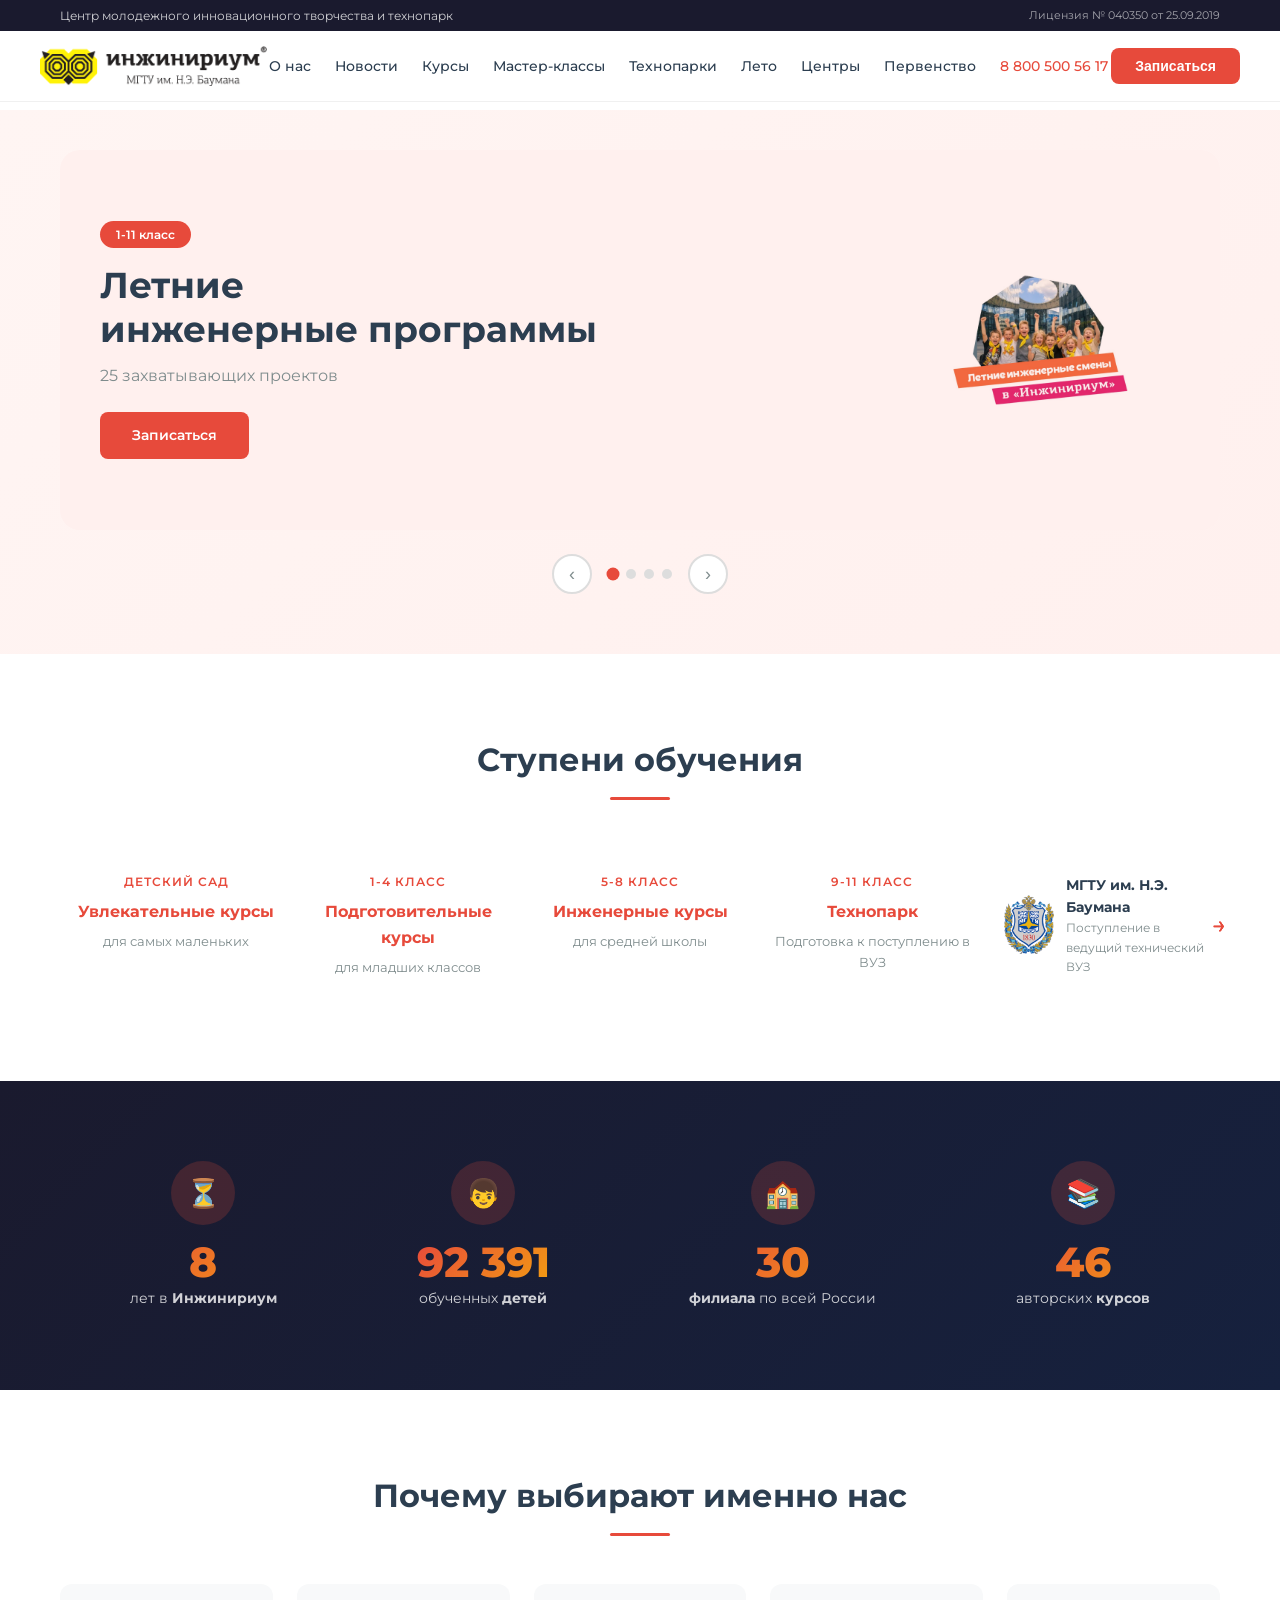
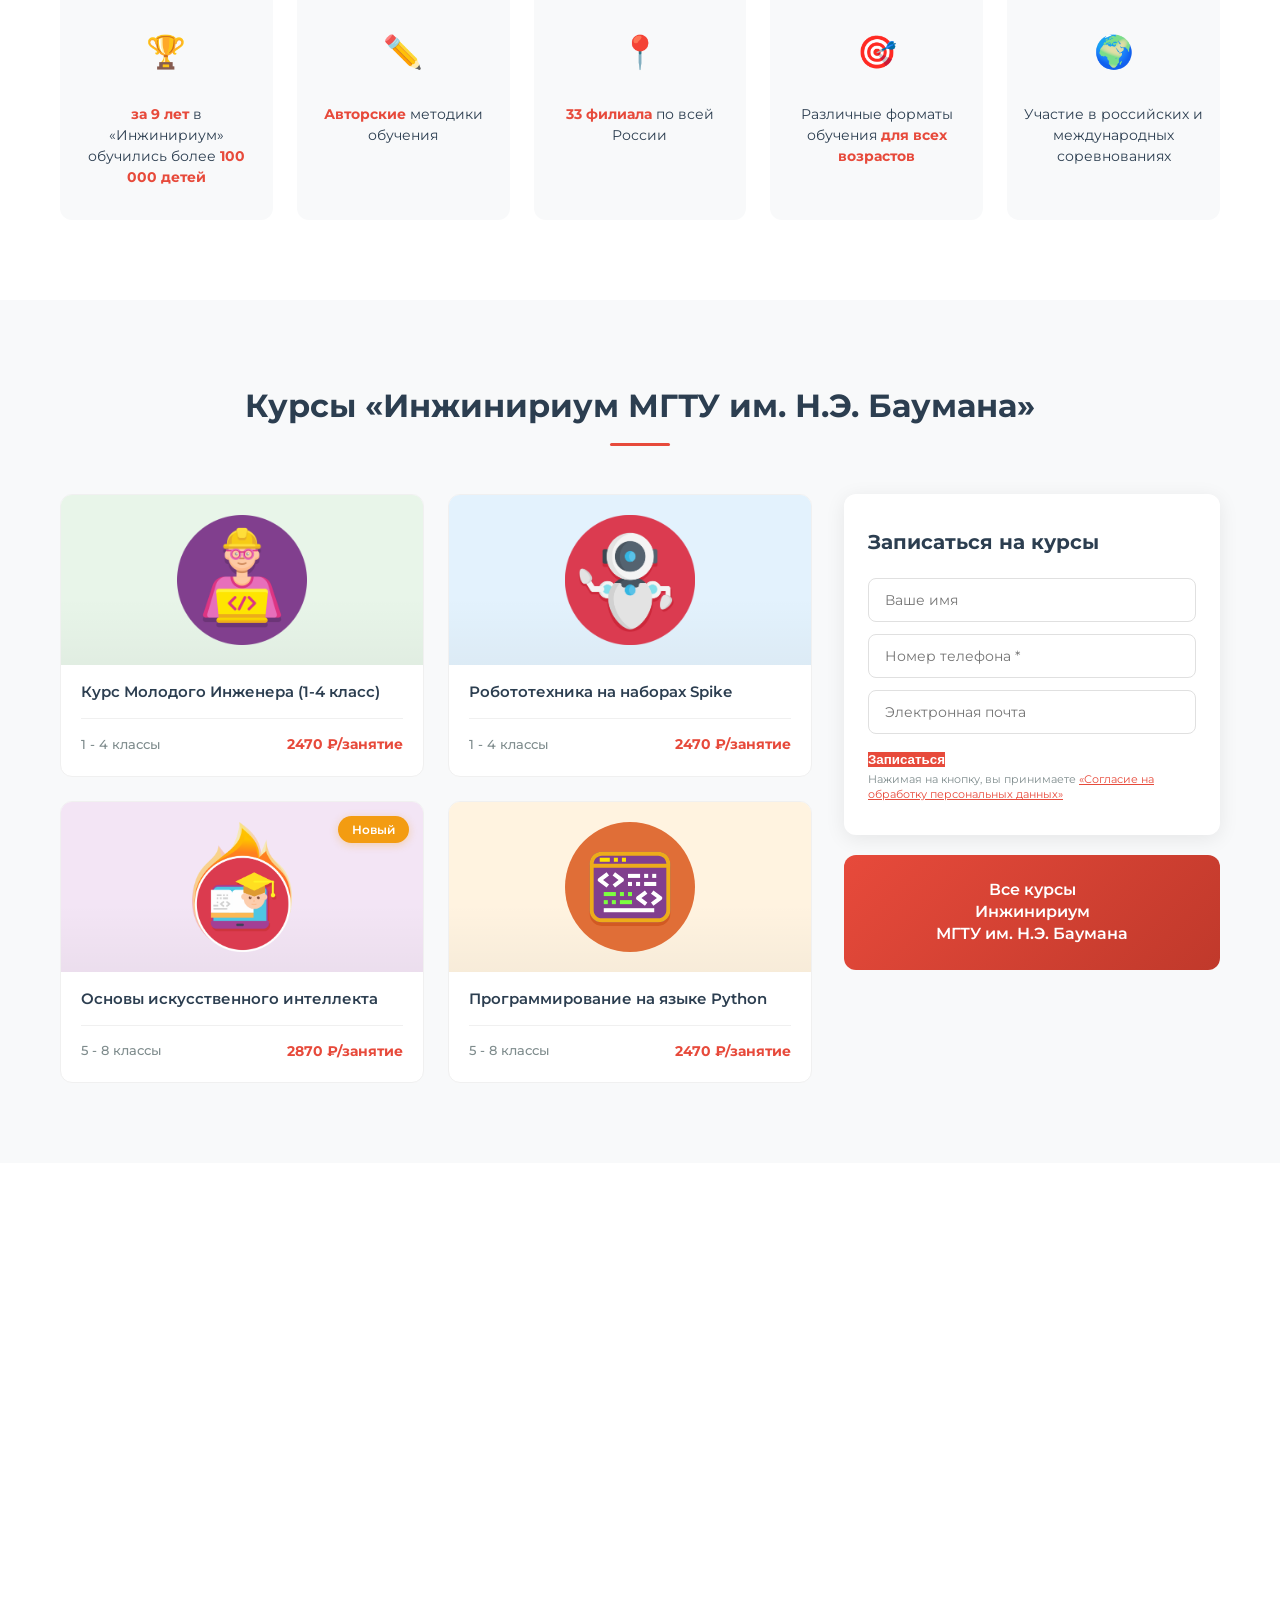
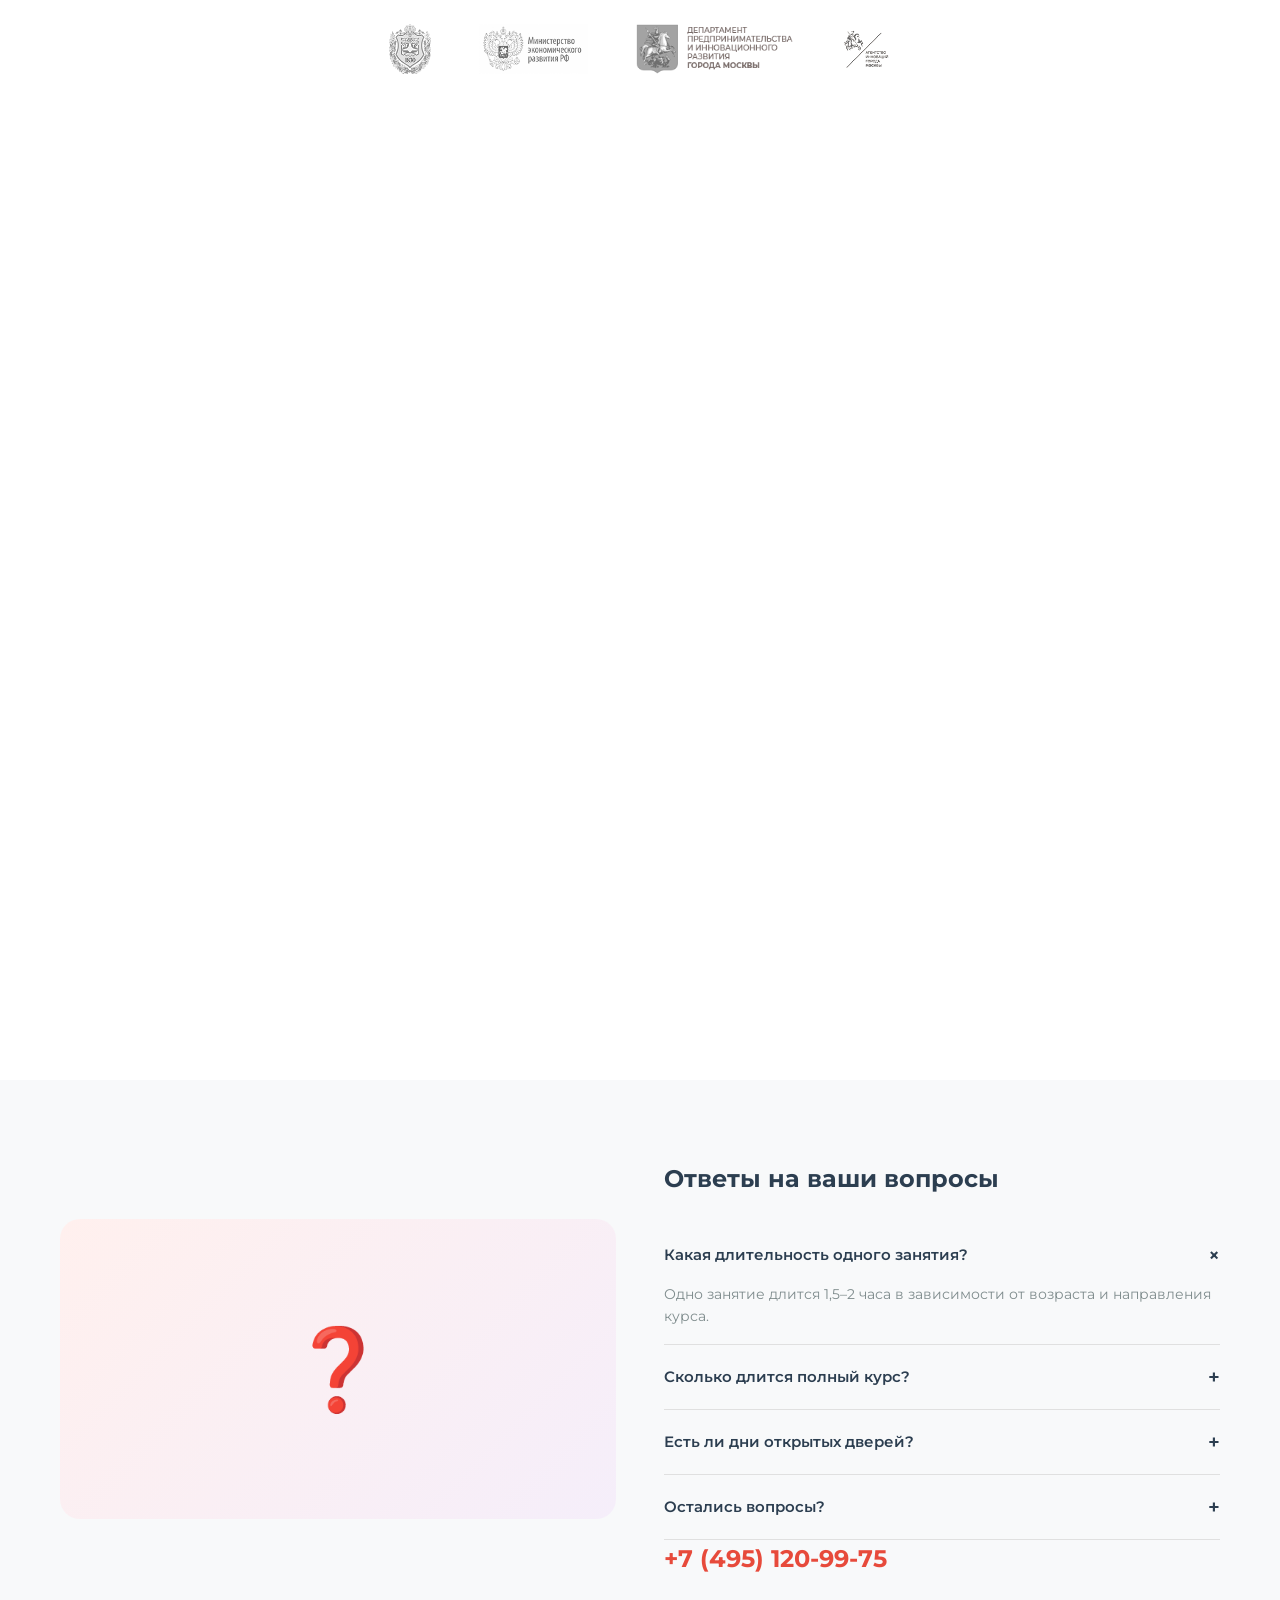
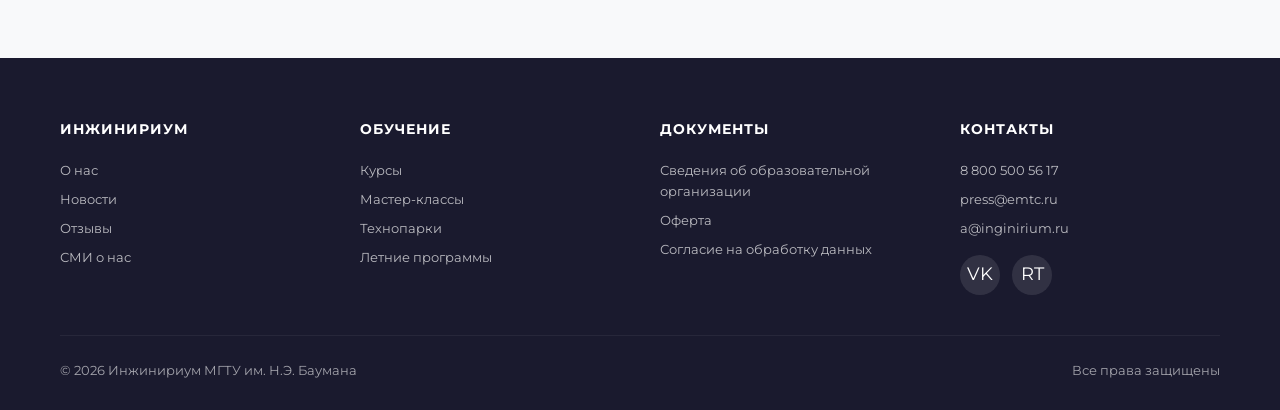
<file: index.html>
<!DOCTYPE html>
<html lang="ru">
<head>
  <meta charset="UTF-8">
  <meta name="viewport" content="width=device-width, initial-scale=1.0">
  <title>Инжинириум МГТУ им. Н.Э. Баумана — Курсы для детей и школьников</title>
  <meta name="description" content="Курсы для детей и школьников в центре инновационного творчества и технопарке Инжинириум МГТУ им. Н.Э. Баумана">
  <link rel="preconnect" href="https://fonts.googleapis.com">
  <link href="https://fonts.googleapis.com/css2?family=Montserrat:wght@400;500;600;700;800&display=swap" rel="stylesheet">
  <link rel="stylesheet" href="css/style.css">
  <link rel="icon" type="image/png" href="img/favicon-32x32.png">
</head>
<body>

  <div id="header"></div>

  <!-- ===== HERO SLIDER ===== -->
  <section class="hero">
    <div class="container">
      <div class="hero__slider">
        <div class="hero__track">

          <!-- Slide 1 -->
          <div class="hero__slide" style="background-color: #FFF0EE;">
            <div class="hero__slide-content">
              <div class="hero__slide-badge"><span>1-11</span> класс</div>
              <div class="hero__slide-title reveal">Летние<br>инженерные программы</div>
              <div class="hero__slide-desc reveal">25 захватывающих проектов</div>
              <a href="/camps/" class="hero__btn">Записаться</a>
            </div>
            <div class="hero__slide-image">
              <img src="img/main-slider/summer-camps.png" alt="Летние программы">
            </div>
          </div>

          <!-- Slide 2 -->
          <div class="hero__slide" style="background-color: #FCF5E7;">
            <div class="hero__slide-content">
              <div class="hero__slide-badge"><span>7-8</span> класс</div>
              <div class="hero__slide-title reveal">Основы искусственного<br>интеллекта</div>
              <table class="hero__slide-table">
                <tr><td>Длительность</td><td>35 занятий</td></tr>
                <tr><td>Стоимость занятия</td><td>2870 ₽</td></tr>
              </table>
              <button class="hero__btn" onclick="alert('Форма записи')">Записаться</button>
              <a href="/courses/osn_ai" class="hero__btn hero__btn--ghost">О курсе</a>
            </div>
            <div class="hero__slide-image">
              <img src="img/main-slider/ai.png" alt="Основы ИИ">
            </div>
          </div>

          <!-- Slide 3 -->
          <div class="hero__slide" style="background-color: #F5EEFA;">
            <div class="hero__slide-content">
              <div class="hero__slide-title reveal">Супер-калькулятор<br>для расчета скидки</div>
              <div class="hero__slide-desc reveal">Теперь вы можете рассчитать скидку самостоятельно</div>
              <a href="/price/#calc" class="hero__btn">Рассчитать скидку</a>
            </div>
            <div class="hero__slide-image">
              <img src="img/main-slider/calc.png" alt="Калькулятор скидок">
            </div>
          </div>

          <!-- Slide 4 -->
          <div class="hero__slide" style="background-color: #EFF9F4;">
            <div class="hero__slide-content">
              <div class="hero__slide-title reveal">Оплата обучения<br>Материнским капиталом</div>
              <div class="hero__slide-desc reveal">В МГТУ ИМ. Н.Э. БАУМАНА</div>
              <a href="/docs/mothercapital.doc" class="hero__btn">Подробнее</a>
            </div>
            <div class="hero__slide-image">
              <img src="img/main-slider/capital.png" alt="Материнский капитал">
            </div>
          </div>

        </div>

        <div class="hero__controls">
          <button class="hero__arrow hero__arrow--prev">‹</button>
          <div class="hero__dots">
            <button class="hero__dot active"></button>
            <button class="hero__dot"></button>
            <button class="hero__dot"></button>
            <button class="hero__dot"></button>
          </div>
          <button class="hero__arrow hero__arrow--next">›</button>
        </div>
      </div>
    </div>
  </section>

  <!-- ===== STEPS ===== -->
  <section class="steps">
    <div class="container">
      <h2 class="section-title reveal">Ступени обучения</h2>
      <div class="steps__row">
        <div class="steps__item">
          <div class="steps__class">детский сад</div>
          <div class="steps__name">Увлекательные курсы</div>
          <div class="steps__desc">для самых маленьких</div>
        </div>
        <div class="steps__item">
          <div class="steps__class">1-4 класс</div>
          <div class="steps__name">Подготовительные курсы</div>
          <div class="steps__desc">для младших классов</div>
        </div>
        <div class="steps__item">
          <div class="steps__class">5-8 класс</div>
          <div class="steps__name">Инженерные курсы</div>
          <div class="steps__desc">для средней школы</div>
        </div>
        <div class="steps__item">
          <div class="steps__class">9-11 класс</div>
          <div class="steps__name">Технопарк</div>
          <div class="steps__desc">Подготовка к поступлению в ВУЗ</div>
        </div>
        <div class="steps__item">
          <div class="steps__university">
            <img src="img/bmstulogo.png" alt="МГТУ" class="steps__university-logo">
            <div class="steps__university-text">
              <div class="steps__university-name">МГТУ им. Н.Э. Баумана</div>
              <div class="steps__university-desc">Поступление в ведущий технический ВУЗ</div>
            </div>
          </div>
        </div>
      </div>
    </div>
  </section>

  <!-- ===== STATS ===== -->
  <section class="stats">
    <div class="container">
      <div class="stats__row">
        <div class="stats__item reveal-scale">
          <div class="stats__icon">⏳</div>
          <div class="stats__number" data-target="9">0</div>
          <div class="stats__label">лет в <b>Инжинириум</b></div>
        </div>
        <div class="stats__item reveal-scale">
          <div class="stats__icon">👦</div>
          <div class="stats__number" data-target="100 000">0</div>
          <div class="stats__label">обученных <b>детей</b></div>
        </div>
        <div class="stats__item reveal-scale">
          <div class="stats__icon">🏫</div>
          <div class="stats__number" data-target="33">0</div>
          <div class="stats__label"><b>филиала</b> по всей России</div>
        </div>
        <div class="stats__item reveal-scale">
          <div class="stats__icon">📚</div>
          <div class="stats__number" data-target="50">0+</div>
          <div class="stats__label">авторских <b>курсов</b></div>
        </div>
      </div>
    </div>
  </section>

  <!-- ===== WHY US ===== -->
  <section class="why-us">
    <div class="container">
      <h2 class="section-title reveal">Почему выбирают именно нас</h2>
      <div class="why-us__row">
        <div class="why-us__item reveal">
          <div class="why-us__icon">🏆</div>
          <div class="why-us__text"><b>за 9 лет</b> в «Инжинириум» обучились более <b>100 000 детей</b></div>
        </div>
        <div class="why-us__item reveal">
          <div class="why-us__icon">✏️</div>
          <div class="why-us__text"><b>Авторские</b> методики обучения</div>
        </div>
        <div class="why-us__item reveal">
          <div class="why-us__icon">📍</div>
          <div class="why-us__text"><b>33 филиала</b> по всей России</div>
        </div>
        <div class="why-us__item reveal">
          <div class="why-us__icon">🎯</div>
          <div class="why-us__text">Различные форматы обучения <b>для всех возрастов</b></div>
        </div>
        <div class="why-us__item reveal">
          <div class="why-us__icon">🌍</div>
          <div class="why-us__text">Участие в российских и международных соревнованиях</div>
        </div>
      </div>
    </div>
  </section>

  <!-- ===== COURSES PREVIEW (data-driven) ===== -->
  <section class="courses-preview">
    <div class="container">
      <h2 class="section-title reveal">Курсы «Инжинириум МГТУ им. Н.Э. Баумана»</h2>
      <div class="courses-preview__layout">
        <div class="courses-preview__grid" id="featured-courses"></div>
        <div class="courses-preview__sidebar">
          <div class="courses-preview__cta reveal-right">
            <div class="cta__title">Записаться на курсы</div>
            <form class="cta__form">
              <input type="text" name="name" placeholder="Ваше имя">
              <input type="tel" name="phone" placeholder="Номер телефона *" required>
              <input type="email" name="email" placeholder="Электронная почта">
              <button type="submit">Записаться</button>
            </form>
            <div class="cta__consent">
              Нажимая на кнопку, вы принимаете <a href="/userconsent/">«Согласие на обработку персональных данных»</a>
            </div>
          </div>
          <a href="/courses/" class="courses-preview__more">Все курсы<br>Инжинириум<br>МГТУ им. Н.Э. Баумана</a>
        </div>
      </div>
    </div>
  </section>

  <!-- ===== GOAL ===== -->
  <section class="goal">
    <div class="container">
      <div class="goal__layout">
        <div class="goal__content reveal-left">
          <div class="goal__title">НАША ЦЕЛЬ —<br>создание нового поколения<br><span>молодых инженеров</span></div>
          <ul class="goal__list">
            <li>Поиск талантов и простор для творчества</li>
            <li>Профориентация в лучшем техническом ВУЗе России</li>
            <li>Современное оборудование и увлеченные преподаватели</li>
          </ul>
        </div>
        <div class="goal__image reveal-right">
          <img src="img/tgpic.png" alt="Наша цель">
        </div>
      </div>
      <div class="goal__partners">
        <img src="img/mgtu.png" alt="МГТУ">
        <img src="img/merrf.png" alt="МЭР РФ">
        <img src="img/dpir.png" alt="ДПИР">
        <img src="img/aim.png" alt="Агентство инноваций">
      </div>
    </div>
  </section>

  <!-- ===== VIDEO ===== -->
  <section class="video-section">
    <div class="container">
      <h2 class="section-title reveal">Видео о нас</h2>
      <div class="video-wrapper reveal">
        <iframe src="https://rutube.ru/play/embed/648237edef56e467aa3474cfbb37ac0c/" allow="clipboard-write; autoplay" webkitallowfullscreen mozallowfullscreen allowfullscreen></iframe>
      </div>
    </div>
  </section>

  <!-- ===== FAQ ===== -->
  <section class="faq">
    <div class="container">
      <div class="faq__layout">
        <div class="faq__image reveal-left">❓</div>
        <div class="faq__content reveal-right">
          <h2 class="faq__title">Ответы на ваши вопросы</h2>

          <div class="faq__question open">
            <div class="faq__question-header">
              <span>Какая длительность одного занятия?</span>
              <span class="icon">+</span>
            </div>
            <div class="faq__answer">Одно занятие длится 1,5–2 часа в зависимости от возраста и направления курса.</div>
          </div>

          <div class="faq__question">
            <div class="faq__question-header">
              <span>Сколько длится полный курс?</span>
              <span class="icon">+</span>
            </div>
            <div class="faq__answer">Полный курс включает от 24 до 36 занятий, в зависимости от выбранной программы.</div>
          </div>

          <div class="faq__question">
            <div class="faq__question-header">
              <span>Есть ли дни открытых дверей?</span>
              <span class="icon">+</span>
            </div>
            <div class="faq__answer">Да, мы регулярно проводим дни открытых дверей. Следите за расписанием в разделе новостей.</div>
          </div>

          <div class="faq__question">
            <div class="faq__question-header">
              <span>Остались вопросы?</span>
              <span class="icon">+</span>
            </div>
            <div class="faq__answer">Читайте ответы на частые вопросы или позвоните нам.</div>
          </div>

          <a href="tel:+74951209975" class="faq__phone">+7 (495) 120-99-75</a>
        </div>
      </div>
    </div>
  </section>

  <div id="footer"></div>

  <script src="js/components.js"></script>
  <script src="js/courses-data.js"></script>
  <script>
    renderHeader();
    renderFooter();
    var featured = coursesData.filter(function(c) { return c.featured; });
    renderCourses('#featured-courses', featured);
  </script>
  <script src="js/main.js"></script>
</body>
</html>
</file>
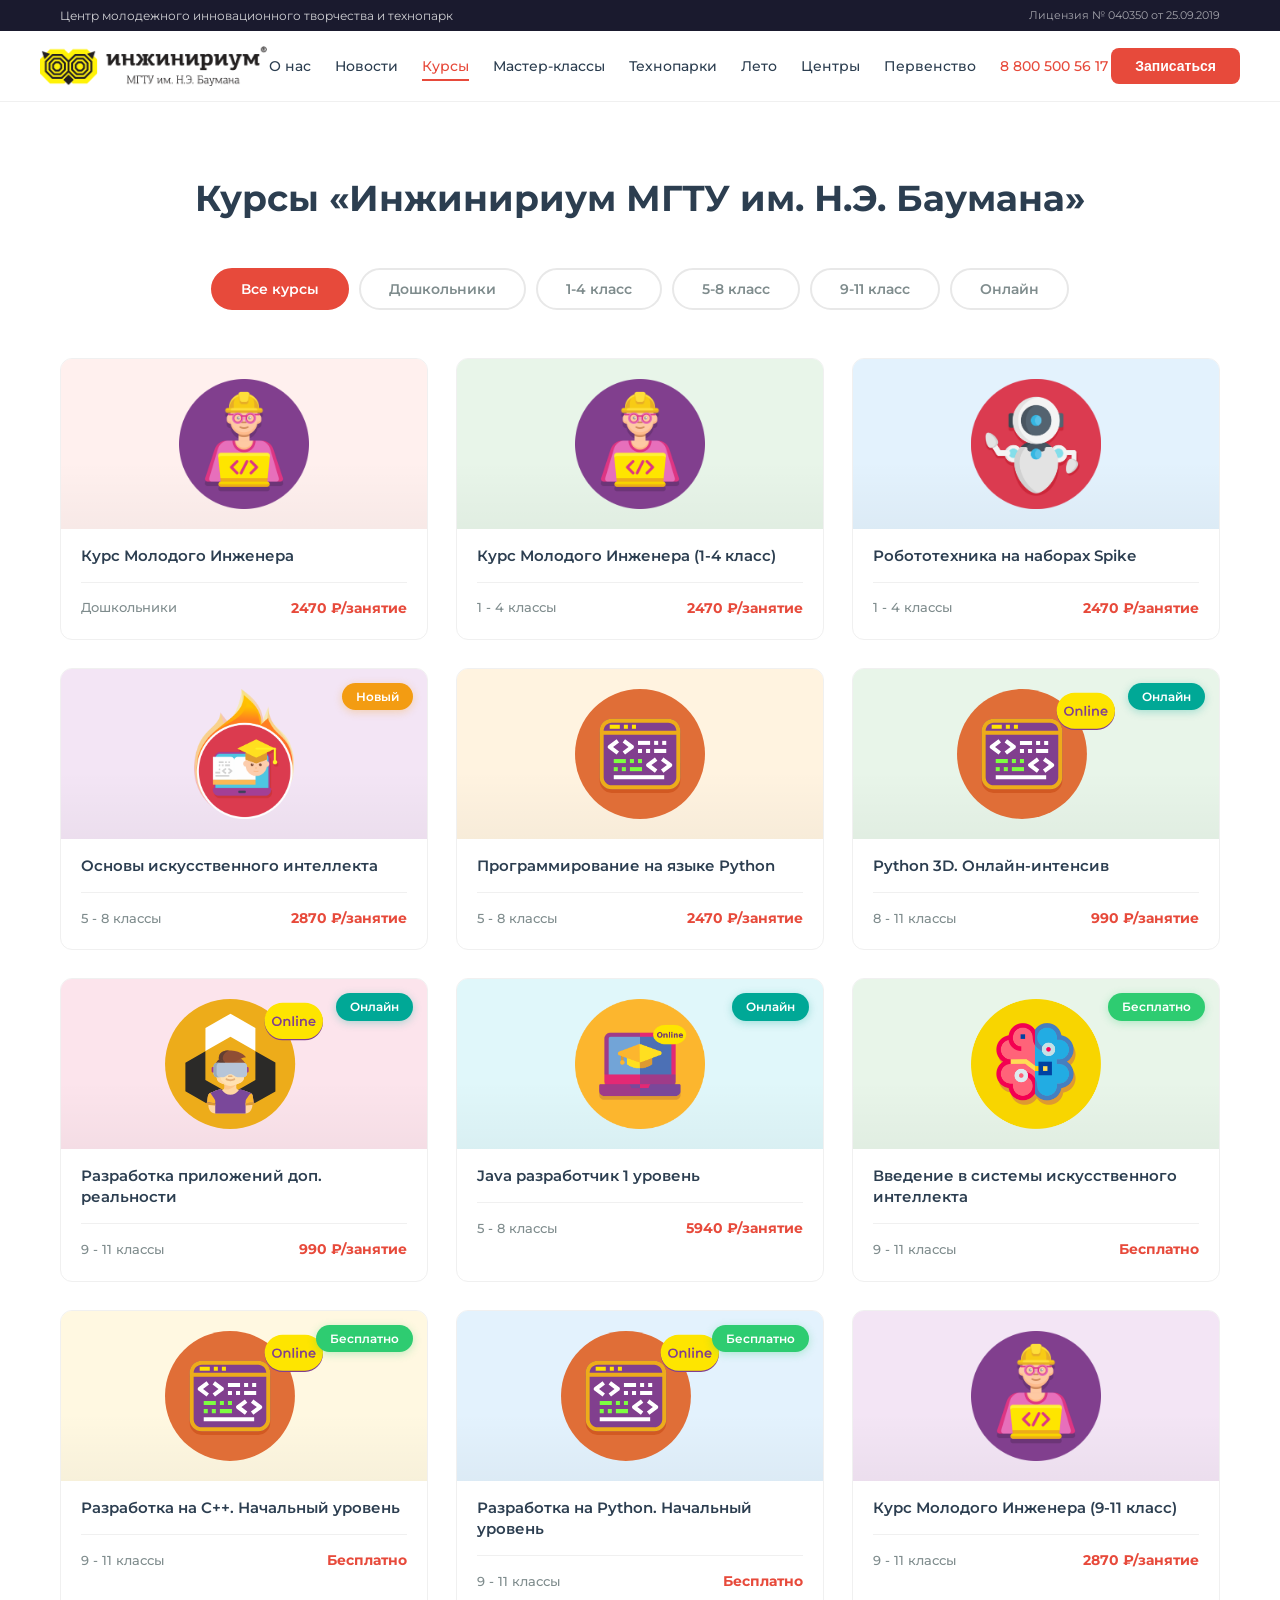
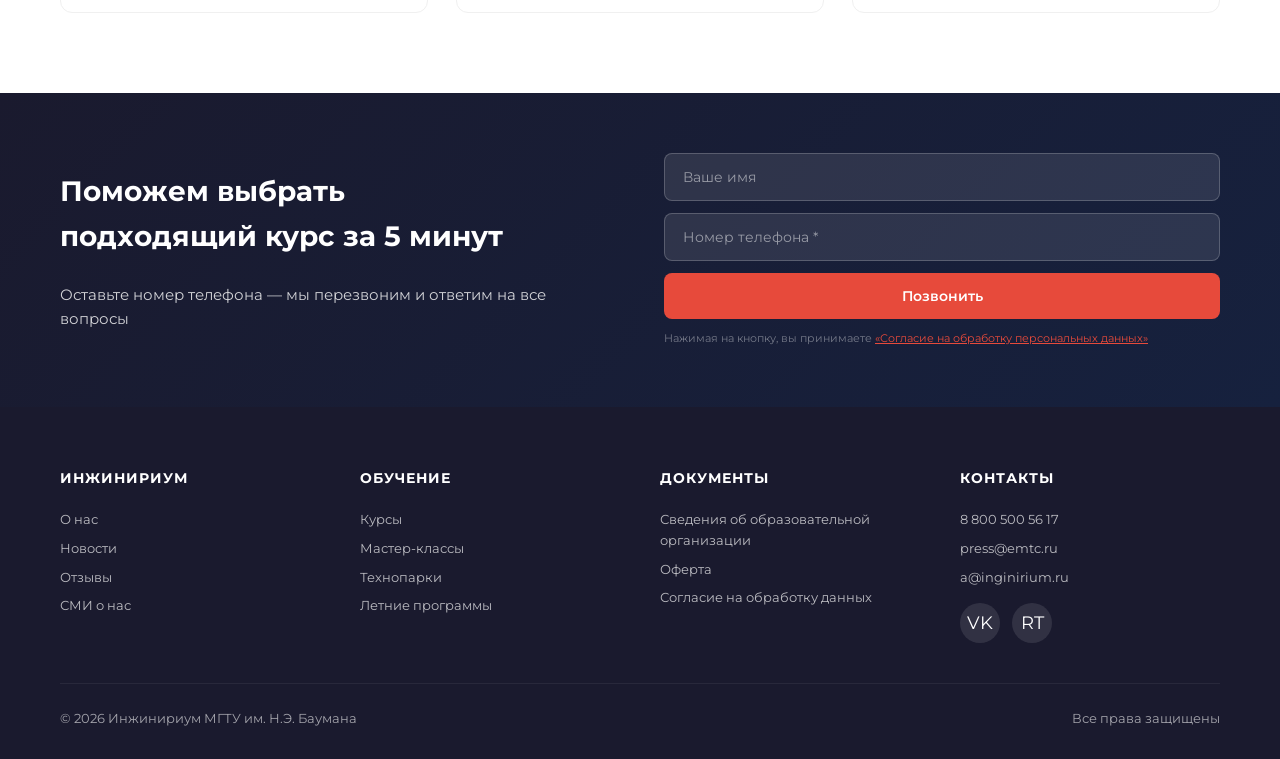
<file: courses.html>
<!DOCTYPE html>
<html lang="ru">
<head>
  <meta charset="UTF-8">
  <meta name="viewport" content="width=device-width, initial-scale=1.0">
  <title>Курсы — Инжинириум МГТУ им. Н.Э. Баумана</title>
  <meta name="description" content="Список инженерных курсов для детей и школьников в Инжинириум МГТУ им. Н.Э. Баумана">
  <link rel="preconnect" href="https://fonts.googleapis.com">
  <link href="https://fonts.googleapis.com/css2?family=Montserrat:wght@400;500;600;700;800&display=swap" rel="stylesheet">
  <link rel="stylesheet" href="css/style.css">
  <link rel="icon" type="image/png" href="img/favicon-32x32.png">
</head>
<body>

  <div id="header"></div>

  <!-- ===== PAGE HEADER ===== -->
  <section class="page-header">
    <div class="container">
      <h1 class="page-title reveal">Курсы «Инжинириум МГТУ им. Н.Э. Баумана»</h1>
    </div>
  </section>

  <!-- ===== FILTERS ===== -->
  <section class="filters">
    <div class="container">
      <div class="filters__row">
        <button class="filter-btn active" data-filter="all">Все курсы</button>
        <button class="filter-btn" data-filter="preschool">Дошкольники</button>
        <button class="filter-btn" data-filter="1-4">1-4 класс</button>
        <button class="filter-btn" data-filter="5-8">5-8 класс</button>
        <button class="filter-btn" data-filter="9-11">9-11 класс</button>
        <button class="filter-btn" data-filter="online">Онлайн</button>
      </div>
    </div>
  </section>

  <!-- ===== COURSES GRID (data-driven) ===== -->
  <section class="courses-grid">
    <div class="container">
      <div class="courses-grid__inner" id="all-courses"></div>
    </div>
  </section>

  <!-- ===== CTA SECTION ===== -->
  <section class="cta-section">
    <div class="container">
      <div class="cta-section__layout">
        <div class="cta-section__content reveal-left">
          <h2 class="cta-section__title">Поможем выбрать<br>подходящий курс за 5 минут</h2>
          <p style="opacity:0.8; font-size:15px;">Оставьте номер телефона — мы перезвоним и ответим на все вопросы</p>
        </div>
        <div class="cta-section__form reveal-right">
          <form>
            <input type="text" name="name" placeholder="Ваше имя">
            <input type="tel" name="phone" placeholder="Номер телефона *" required>
            <input type="submit" value="Позвонить">
          </form>
          <div class="cta__consent" style="color:rgba(255,255,255,0.4);">
            Нажимая на кнопку, вы принимаете <a href="/userconsent/" style="color:var(--primary);">«Согласие на обработку персональных данных»</a>
          </div>
        </div>
      </div>
    </div>
  </section>

  <div id="footer"></div>

  <script src="js/components.js"></script>
  <script src="js/courses-data.js"></script>
  <script>
    renderHeader('courses');
    renderFooter();
    renderCourses('#all-courses', coursesData);
  </script>
  <script src="js/main.js"></script>
</body>
</html>
</file>
<file: css/style.css>
/* ===== Сброс стандартных отступов ===== */
*, *::before, *::after {
  margin: 0;
  padding: 0;
  box-sizing: border-box;
}

/* ===== Цветовые переменные проекта ===== */
:root {
  --primary: #E74A3B;        /* основной красный */
  --primary-dark: #C0392B;   /* тёмно-красный для hover */
  --accent: #F39C12;         /* оранжевый акцент */
  --text: #2C3E50;           /* цвет текста */
  --text-light: #7F8C8D;     /* приглушённый текст */
  --bg-light: #F8F9FA;       /* светлый фон секций */
  --bg-dark: #1A1A2E;        /* тёмный фон (шапка, подвал) */
  --white: #FFFFFF;
  --shadow: 0 4px 20px rgba(0,0,0,0.08);
  --shadow-hover: 0 12px 48px rgba(0,0,0,0.15);
  --radius: 12px;            /* скругление углов */
  --transition: 0.3s cubic-bezier(0.4, 0, 0.2, 1);
}

html { scroll-behavior: smooth; }

body {
  font-family: 'Montserrat', sans-serif;
  color: var(--text);
  line-height: 1.6;
  overflow-x: hidden;
  background: var(--white);
}

a { color: inherit; text-decoration: none; }
img { max-width: 100%; display: block; }

/* ===== Контейнер — центр страницы ===== */
.container {
  max-width: 1200px;
  margin: 0 auto;
  padding: 0 20px;
}

/* ===== Заголовки секций ===== */
.section-title {
  font-size: 32px;
  font-weight: 700;
  text-align: center;
  margin-bottom: 48px;
  position: relative;
}

/* Красная полоска под заголовком */
.section-title::after {
  content: '';
  display: block;
  width: 60px;
  height: 3px;
  background: var(--primary);
  margin: 12px auto 0;
  border-radius: 2px;
}

/* ===== Анимации появления при скролле ===== */
.reveal,
.reveal-left,
.reveal-right,
.reveal-scale {
  opacity: 0;
  transition: opacity 0.7s ease, transform 0.7s ease;
}

.reveal { transform: translateY(40px); }          /* снизу вверх */
.reveal-left { transform: translateX(-60px); }    /* слева */
.reveal-right { transform: translateX(60px); }    /* справа */
.reveal-scale { transform: scale(0.85); }          /* с уменьшения */

.reveal.visible, .reveal-left.visible,
.reveal-right.visible, .reveal-scale.visible {
  opacity: 1;
  transform: translateY(0) translateX(0) scale(1);
}

/* ===== Шапка сайта (фиксированная) ===== */
.header {
  position: fixed;
  top: 0; left: 0; right: 0;
  z-index: 1000;
  background: var(--white);
  border-bottom: 1px solid rgba(0,0,0,0.06);
  transition: box-shadow var(--transition);
}

.header.scrolled { box-shadow: 0 2px 30px rgba(0,0,0,0.1); }

/* Верхняя полоса — лицензия */
.header__top {
  background: var(--bg-dark);
  color: var(--white);
  font-size: 12px;
  padding: 6px 0;
}

.header__top .container {
  display: flex;
  justify-content: space-between;
  align-items: center;
}

.header__top-title { opacity: 0.8; }
.header__top-license { opacity: 0.6; font-size: 11px; }

/* Нижняя часть — лого, меню, телефон */
.header__main {
  display: flex;
  align-items: center;
  justify-content: space-between;
  padding: 15px 0;
}

.header__logo img { height: 40px; }
.header__nav { display: flex; align-items: center; gap: 24px; }

.header__nav a {
  font-size: 14px;
  font-weight: 500;
  position: relative;
  padding: 4px 0;
  transition: color var(--transition);
}

/* Полоска под пунктом меню при наведении */
.header__nav a::after {
  content: '';
  position: absolute;
  bottom: 0; left: 0;
  width: 0;
  height: 2px;
  background: var(--primary);
  transition: width var(--transition);
}

.header__nav a:hover, .header__nav a.active { color: var(--primary); }
.header__nav a:hover::after, .header__nav a.active::after { width: 100%; }

.header__phone {
  font-size: 16px;
  font-weight: 700;
  color: var(--primary);
  white-space: nowrap;
}

/* Кнопка "Записаться" */
.header__cta {
  padding: 10px 24px;
  background: var(--primary);
  color: var(--white);
  border: none;
  border-radius: 8px;
  font-weight: 600;
  font-size: 14px;
  cursor: pointer;
  transition: background var(--transition), transform var(--transition);
}

.header__cta:hover { background: var(--primary-dark); transform: translateY(-1px); }

/* ===== Слайдер на главной ===== */
.hero {
  margin-top: 110px;
  padding: 40px 0 60px;
  background: linear-gradient(135deg, #FFF5F3, #FFF0EE);
}

.hero__slider { position: relative; overflow: hidden; }

/* Лента слайдов — сдвигается через transform */
.hero__track { display: flex; transition: transform 0.6s cubic-bezier(0.4, 0, 0.2, 1); }

.hero__slide {
  min-width: 100%;
  display: flex;
  align-items: center;
  gap: 40px;
  padding: 40px;
  border-radius: 20px;
  min-height: 380px;
}

.hero__slide-content { flex: 1; }

.hero__slide-badge {
  display: inline-block;
  background: var(--primary);
  color: var(--white);
  padding: 4px 16px;
  border-radius: 20px;
  font-size: 12px;
  font-weight: 600;
  margin-bottom: 16px;
}

.hero__slide-title {
  font-size: 36px;
  font-weight: 700;
  line-height: 1.2;
  margin-bottom: 12px;
}

.hero__slide-desc {
  font-size: 16px;
  color: var(--text-light);
  margin-bottom: 24px;
}

.hero__slide-table { margin-bottom: 24px; }
.hero__slide-table td { padding: 4px 0; font-size: 14px; }
.hero__slide-table td:first-child { color: var(--text-light); padding-right: 24px; }

.hero__slide-image { flex: 0 0 280px; text-align: center; }
.hero__slide-image img { max-height: 280px; object-fit: contain; }

/* Кнопки в слайдере */
.hero__btn {
  display: inline-block;
  padding: 12px 32px;
  background: var(--primary);
  color: var(--white);
  border: none;
  border-radius: 8px;
  font-weight: 600;
  font-size: 14px;
  cursor: pointer;
  transition: background var(--transition), transform var(--transition);
}

.hero__btn:hover { background: var(--primary-dark); transform: translateY(-2px); }

.hero__btn--ghost {
  background: transparent;
  border: 2px solid var(--primary);
  color: var(--primary);
  margin-left: 12px;
}

.hero__btn--ghost:hover { background: var(--primary); color: var(--white); }

/* Управление слайдером — стрелки и точки */
.hero__controls {
  display: flex;
  justify-content: center;
  align-items: center;
  gap: 16px;
  margin-top: 24px;
}

.hero__dots { display: flex; gap: 8px; }

.hero__dot {
  width: 10px; height: 10px;
  border-radius: 50%;
  background: #ddd;
  border: none;
  cursor: pointer;
  transition: background var(--transition), transform var(--transition);
}

.hero__dot.active { background: var(--primary); transform: scale(1.3); }

.hero__arrow {
  width: 40px; height: 40px;
  border-radius: 50%;
  border: 2px solid #ddd;
  background: var(--white);
  cursor: pointer;
  display: flex;
  align-items: center;
  justify-content: center;
  font-size: 18px;
  color: var(--text-light);
  transition: all var(--transition);
}

.hero__arrow:hover { border-color: var(--primary); color: var(--primary); }

/* ===== Ступени обучения ===== */
.steps { padding: 80px 0; text-align: center; }

.steps__row {
  display: flex;
  align-items: stretch;
  gap: 0;
  position: relative;
}

/* Каждая ступень — скрыта до анимации */
.steps__item {
  flex: 1;
  padding: 24px 16px;
  text-align: center;
  opacity: 0.4;
  transition: all 0.6s ease;
}

.steps__item.active { opacity: 1; }

/* Стрелка между ступенями */
.steps__item:not(:last-child)::after {
  content: '→';
  position: absolute;
  right: -6px;
  top: 50%;
  transform: translateY(-50%);
  font-size: 24px;
  color: var(--primary);
  opacity: 0.2;
}

.steps__item.active:not(:last-child)::after { opacity: 1; }

.steps__class {
  font-size: 12px;
  font-weight: 600;
  color: var(--primary);
  text-transform: uppercase;
  letter-spacing: 1px;
  margin-bottom: 8px;
}

.steps__name {
  font-size: 16px;
  font-weight: 700;
  margin-bottom: 6px;
  transition: color var(--transition);
}

.steps__item.active .steps__name { color: var(--primary); }
.steps__desc { font-size: 13px; color: var(--text-light); }

/* Последняя ступень — лого МГТУ */
.steps__university {
  display: flex;
  align-items: center;
  gap: 12px;
  justify-content: center;
  height: 100%;
}

.steps__university-logo { width: 50px; }
.steps__university-text { text-align: left; }
.steps__university-name { font-size: 14px; font-weight: 700; }
.steps__university-desc { font-size: 12px; color: var(--text-light); }

/* ===== Блок статистики (тёмный фон) ===== */
.stats {
  padding: 60px 0;
  background: linear-gradient(135deg, var(--bg-dark), #16213E);
  color: var(--white);
}

.stats__row { display: flex; justify-content: space-around; text-align: center; }
.stats__item { padding: 20px; }

/* Круглая иконка */
.stats__icon {
  width: 64px; height: 64px;
  margin: 0 auto 16px;
  background: rgba(231,74,59,0.2);
  border-radius: 50%;
  display: flex;
  align-items: center;
  justify-content: center;
  font-size: 28px;
}

/* Цифра с градиентной заливкой */
.stats__number {
  font-size: 42px;
  font-weight: 800;
  line-height: 1;
  margin-bottom: 4px;
  background: linear-gradient(135deg, var(--primary), var(--accent));
  -webkit-background-clip: text;
  -webkit-text-fill-color: transparent;
  background-clip: text;
}

.stats__label { font-size: 14px; opacity: 0.8; }
.stats__label b { opacity: 1; }

/* ===== Почему выбирают нас ===== */
.why-us { padding: 80px 0; }
.why-us__row { display: flex; gap: 24px; }

.why-us__item {
  flex: 1;
  text-align: center;
  padding: 32px 16px;
  border-radius: var(--radius);
  background: var(--bg-light);
  transition: all var(--transition);
  cursor: default;
}

.why-us__item:hover {
  transform: translateY(-8px);
  box-shadow: var(--shadow-hover);
  background: var(--white);
}

/* Иконка — переворот при наведении */
.why-us__icon {
  width: 72px; height: 72px;
  margin: 0 auto 16px;
  display: flex;
  align-items: center;
  justify-content: center;
  font-size: 32px;
  transition: transform 0.5s ease;
}

.why-us__item:hover .why-us__icon { transform: rotateY(360deg) scale(1.1); }

.why-us__text { font-size: 14px; line-height: 1.5; }
.why-us__text b { color: var(--primary); }

/* ===== Карточка курса (используется на обеих страницах) ===== */
.course-card {
  background: var(--white);
  border-radius: var(--radius);
  overflow: hidden;
  transition: all var(--transition);
  cursor: pointer;
  position: relative;
  display: block;
  border: 1px solid #f0f0f0;
}

.course-card:hover {
  transform: translateY(-6px);
  box-shadow: var(--shadow-hover);
  border-color: transparent;
}

/* Верхняя часть — цветной фон с картинкой */
.course-card__image {
  height: 170px;
  display: flex;
  align-items: center;
  justify-content: center;
  padding: 20px;
  transition: all 0.5s ease;
  position: relative;
  overflow: hidden;
}

/* Лёгкая тень снизу изображения */
.course-card__image::after {
  content: '';
  position: absolute;
  inset: 0;
  background: linear-gradient(180deg, transparent 60%, rgba(0,0,0,0.03));
  pointer-events: none;
}

.course-card:hover .course-card__image { padding: 15px; }

.course-card__image img {
  height: 130px;
  object-fit: contain;
  transition: transform 0.5s ease;
  position: relative;
  z-index: 1;
}

.course-card:hover .course-card__image img { transform: scale(1.08); }

/* Нижняя часть — название и мета-информация */
.course-card__body {
  padding: 16px 20px 20px;
}

.course-card__title {
  font-size: 15px;
  font-weight: 600;
  margin-bottom: 16px;
  line-height: 1.4;
  color: var(--text);
}

.course-card__meta {
  display: flex;
  justify-content: space-between;
  align-items: center;
  font-size: 13px;
  border-top: 1px solid #f0f0f0;
  padding-top: 14px;
}

.course-card__grade { color: var(--text-light); font-weight: 500; }
.course-card__price { font-weight: 700; color: var(--primary); font-size: 14px; }

/* Бейдж (Новый, Онлайн, Бесплатно) */
.course-card__badge {
  position: absolute;
  top: 14px;
  right: 14px;
  background: var(--primary);
  color: var(--white);
  padding: 4px 14px;
  border-radius: 20px;
  font-size: 12px;
  font-weight: 600;
  z-index: 2;
  box-shadow: 0 2px 8px rgba(231,74,59,0.3);
}

.course-card__badge:empty { display: none; }

/* Цветовые варианты бейджей */
.course-card__badge--online {
  background: #00A896;
  box-shadow: 0 2px 8px rgba(0,168,150,0.3);
}

.course-card__badge--free {
  background: #2ECC71;
  box-shadow: 0 2px 8px rgba(46,204,113,0.3);
}

.course-card__badge--new {
  background: var(--accent);
  box-shadow: 0 2px 8px rgba(243,156,18,0.3);
}

/* ===== Превью курсов на главной ===== */
.courses-preview { padding: 80px 0; background: var(--bg-light); }
.courses-preview__layout { display: flex; gap: 32px; }
.courses-preview__grid { flex: 2; display: grid; grid-template-columns: 1fr 1fr; gap: 24px; }
.courses-preview__sidebar { flex: 1; min-width: 280px; }

/* Боковая форма записи (липкая) */
.courses-preview__cta {
  background: var(--white);
  border-radius: var(--radius);
  padding: 32px 24px;
  box-shadow: var(--shadow);
  position: sticky;
  top: 130px;
}

.cta__title { font-size: 20px; font-weight: 700; margin-bottom: 20px; }

/* Поля формы */
.cta__form input, .cta__form textarea {
  width: 100%;
  padding: 12px 16px;
  border: 1px solid #E0E0E0;
  border-radius: 8px;
  font-family: inherit;
  font-size: 14px;
  margin-bottom: 12px;
  transition: border-color var(--transition);
  outline: none;
}

.cta__form input:focus, .cta__form textarea:focus { border-color: var(--primary); }

.cta__form input[type="submit"], .cta__form button[type="submit"] {
  background: var(--primary);
  color: var(--white);
  font-weight: 600;
  border: none;
  cursor: pointer;
}

.cta__form input[type="submit"]:hover { background: var(--primary-dark); }

.cta__consent {
  font-size: 11px;
  color: var(--text-light);
  line-height: 1.4;
}

.cta__consent a { color: var(--primary); text-decoration: underline; }

/* Плашка "Все курсы" */
.courses-preview__more {
  display: block;
  margin-top: 20px;
  padding: 24px;
  background: linear-gradient(135deg, var(--primary), var(--primary-dark));
  color: var(--white);
  border-radius: var(--radius);
  text-align: center;
  font-weight: 600;
  font-size: 16px;
  line-height: 1.4;
  transition: transform var(--transition), box-shadow var(--transition);
}

.courses-preview__more:hover { transform: translateY(-4px); box-shadow: var(--shadow-hover); }

/* ===== Наша цель ===== */
.goal { padding: 80px 0; }
.goal__layout { display: flex; align-items: center; gap: 48px; }
.goal__content { flex: 1; }

.goal__title {
  font-size: 36px;
  font-weight: 800;
  line-height: 1.2;
  margin-bottom: 24px;
}

.goal__title span { color: var(--primary); }

.goal__list { list-style: none; margin-bottom: 24px; }

.goal__list li {
  padding: 8px 0 8px 28px;
  position: relative;
  font-size: 15px;
}

/* Красные точки в списке */
.goal__list li::before {
  content: '';
  position: absolute;
  left: 0; top: 14px;
  width: 8px; height: 8px;
  background: var(--primary);
  border-radius: 50%;
}

.goal__image { flex: 1; text-align: center; }

/* Логотипы партнёров */
.goal__partners {
  display: flex;
  justify-content: center;
  align-items: center;
  gap: 48px;
  margin-top: 40px;
  flex-wrap: wrap;
}

.goal__partners img { height: 50px; opacity: 0.6; transition: opacity var(--transition); }
.goal__partners img:hover { opacity: 1; }

/* ===== Видео ===== */
.video-section { padding: 80px 0; }

/* Соотношение сторон 16:9 */
.video-wrapper {
  position: relative;
  width: 100%;
  padding-bottom: 56.25%;
  border-radius: var(--radius);
  overflow: hidden;
  box-shadow: var(--shadow);
}

.video-wrapper iframe {
  position: absolute;
  top: 0; left: 0;
  width: 100%; height: 100%;
  border: none;
}

/* ===== FAQ — вопросы и ответы ===== */
.faq { padding: 80px 0; background: var(--bg-light); }
.faq__layout { display: flex; gap: 48px; align-items: center; }

.faq__image {
  flex: 1;
  min-height: 300px;
  background: linear-gradient(135deg, #FFF0EE, #F5EEFA);
  border-radius: 20px;
  display: flex;
  align-items: center;
  justify-content: center;
  font-size: 80px;
}

.faq__content { flex: 1; }
.faq__title { font-size: 24px; font-weight: 700; margin-bottom: 24px; }

/* Один вопрос — кликабельный */
.faq__question {
  padding: 16px 0;
  border-bottom: 1px solid #E0E0E0;
  cursor: pointer;
}

.faq__question-header {
  display: flex;
  justify-content: space-between;
  align-items: center;
  font-weight: 600;
  font-size: 15px;
}

/* Плюсик, поворачивается при открытии */
.faq__question-header .icon { font-size: 20px; transition: transform var(--transition); }
.faq__question.open .faq__question-header .icon { transform: rotate(45deg); }

/* Ответ — плавное раскрытие */
.faq__answer {
  max-height: 0;
  overflow: hidden;
  transition: max-height 0.4s ease, padding 0.4s ease;
  font-size: 14px;
  color: var(--text-light);
}

.faq__question.open .faq__answer {
  max-height: 200px;
  padding-top: 12px;
}

.faq__phone {
  margin-top: 24px;
  font-size: 24px;
  font-weight: 700;
  color: var(--primary);
}

/* ===== Подвал ===== */
.footer {
  background: var(--bg-dark);
  color: var(--white);
  padding: 60px 0 30px;
}

.footer__row { display: flex; justify-content: space-between; gap: 40px; margin-bottom: 40px; }
.footer__col { flex: 1; }

.footer__col-title {
  font-size: 14px;
  font-weight: 700;
  margin-bottom: 16px;
  text-transform: uppercase;
  letter-spacing: 1px;
}

.footer__col a {
  display: block;
  padding: 4px 0;
  font-size: 13px;
  opacity: 0.7;
  transition: opacity var(--transition);
}

.footer__col a:hover { opacity: 1; }

/* Соцсети — круглые кнопки */
.footer__social { display: flex; gap: 12px; margin-top: 12px; }

.footer__social a {
  width: 40px; height: 40px;
  border-radius: 50%;
  background: rgba(255,255,255,0.1);
  display: flex;
  align-items: center;
  justify-content: center;
  transition: background var(--transition);
  font-size: 18px;
  opacity: 1;
}

.footer__social a:hover { background: var(--primary); }

.footer__bottom {
  border-top: 1px solid rgba(255,255,255,0.1);
  padding-top: 24px;
  display: flex;
  justify-content: space-between;
  align-items: center;
  font-size: 13px;
  opacity: 0.6;
}

/* ===== Страница курсов: заголовок ===== */
.page-header {
  margin-top: 110px;
  padding: 60px 0 20px;
}

.page-title {
  font-size: 36px;
  font-weight: 700;
  text-align: center;
}

/* ===== Фильтр курсов (кнопки-табы) ===== */
.filters { padding: 20px 0 48px; }

.filters__row {
  display: flex;
  justify-content: center;
  gap: 10px;
  flex-wrap: wrap;
}

.filter-btn {
  padding: 10px 28px;
  border: 2px solid #E8E8E8;
  border-radius: 30px;
  background: var(--white);
  font-family: inherit;
  font-size: 14px;
  font-weight: 600;
  cursor: pointer;
  transition: all var(--transition);
  color: var(--text-light);
}

.filter-btn:hover {
  border-color: var(--primary);
  color: var(--primary);
  background: #FFF5F3;
}

.filter-btn.active {
  background: var(--primary);
  border-color: var(--primary);
  color: var(--white);
}

/* ===== Сетка курсов на странице курсов ===== */
.courses-grid { padding: 0 0 80px; }

.courses-grid__inner {
  display: grid;
  grid-template-columns: repeat(3, 1fr);
  gap: 28px;
}

.courses-grid__empty {
  grid-column: 1 / -1;
  text-align: center;
  padding: 60px 20px;
  color: var(--text-light);
  font-size: 16px;
}

/* ===== Секция CTA на странице курсов ===== */
.cta-section {
  padding: 60px 0;
  background: linear-gradient(135deg, var(--bg-dark), #16213E);
  color: var(--white);
}

.cta-section__layout { display: flex; align-items: center; gap: 48px; }
.cta-section__content { flex: 1; }
.cta-section__title { font-size: 28px; font-weight: 700; margin-bottom: 24px; }
.cta-section__form { flex: 1; }

/* Поля на тёмном фоне */
.cta-section__form input {
  width: 100%;
  padding: 14px 18px;
  border: 1px solid rgba(255,255,255,0.2);
  border-radius: 8px;
  background: rgba(255,255,255,0.1);
  color: var(--white);
  font-family: inherit;
  font-size: 14px;
  margin-bottom: 12px;
  outline: none;
  transition: border-color var(--transition);
}

.cta-section__form input::placeholder { color: rgba(255,255,255,0.5); }
.cta-section__form input:focus { border-color: var(--primary); }

.cta-section__form input[type="submit"] {
  background: var(--primary);
  font-weight: 600;
  border: none;
  cursor: pointer;
}

.cta-section__form input[type="submit"]:hover { background: var(--primary-dark); }
</file>
